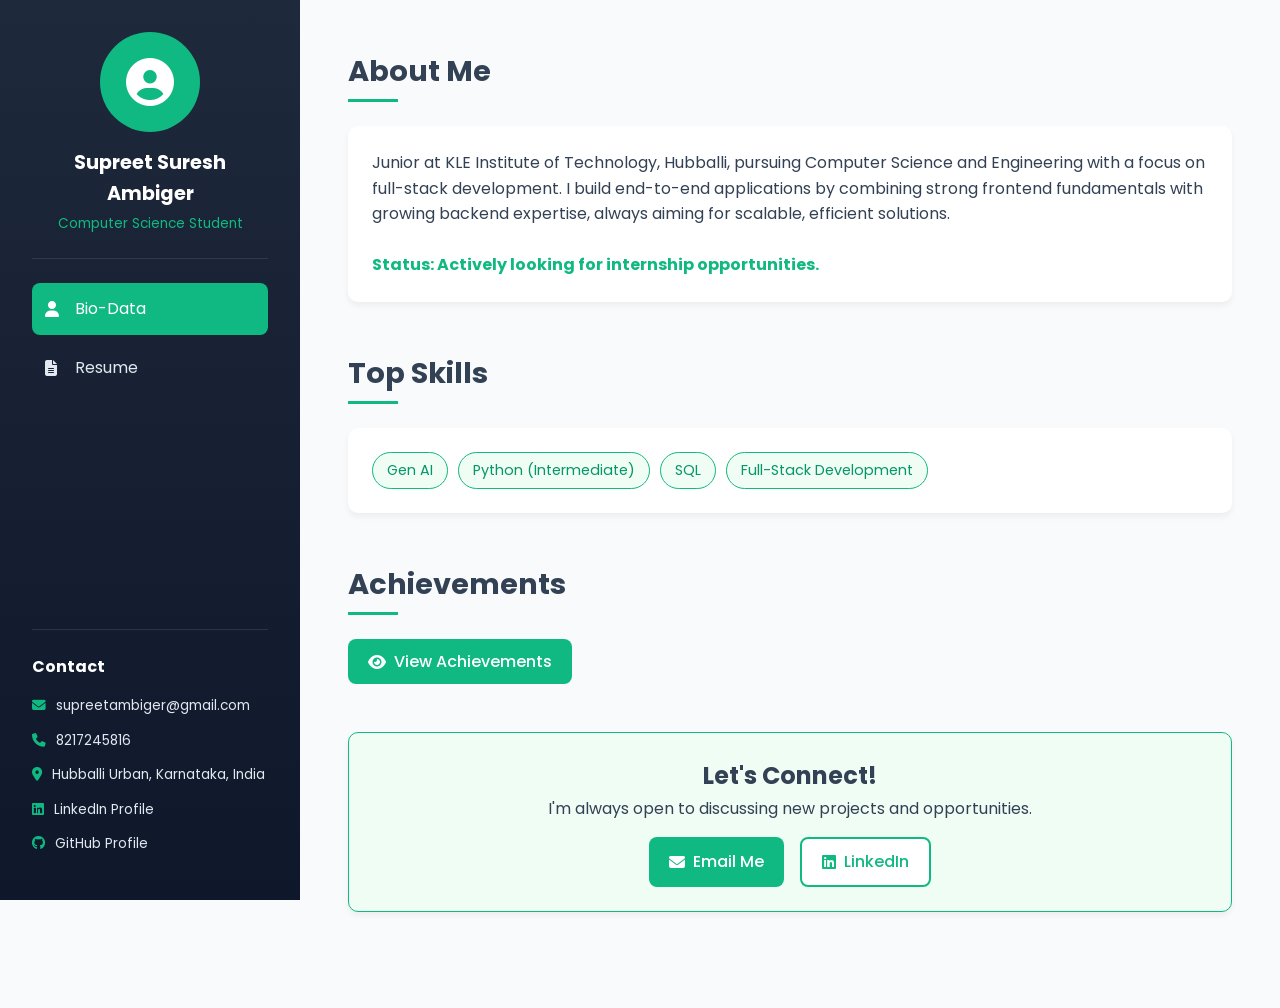
<file: final-assignment/index.html>
﻿<!DOCTYPE html>
<html lang="en">
<head>
    <meta charset="UTF-8">
    <meta name="viewport" content="width=device-width, initial-scale=1.0">
    <title>Supreet Ambiger - Bio-Data</title>
    
    <!-- Google Fonts -->
    <link href="https://fonts.googleapis.com/css2?family=Poppins:wght@300;400;500;600;700&display=swap" rel="stylesheet">
    <!-- Font Awesome (Icons) -->
    <link rel="stylesheet" href="https://cdnjs.cloudflare.com/ajax/libs/font-awesome/6.4.0/css/all.min.css">
    
    <link rel="stylesheet" href="style.css">
</head>
<body>
    <!-- Mobile Hamburger Button -->
    <button class="hamburger-menu" id="hamburgerMenu" aria-label="Toggle navigation menu">
        <span></span>
        <span></span>
        <span></span>
    </button>
    <div class="mobile-overlay" id="mobileOverlay"></div>

    <!-- Left Sidebar -->
    <aside class="sidebar" id="sidebar">
        <div class="profile-section">
            <div class="profile-pic">
                <i class="fas fa-user-circle"></i>
            </div>
            <h2 class="profile-name">Supreet Suresh Ambiger</h2>
            <p class="profile-title">Computer Science Student</p>
        </div>

        <nav class="nav-menu">
            <ul>
                <li><a href="index.html" class="active"><i class="fas fa-user"></i> Bio-Data</a></li>
                <li><a href="resume.html"><i class="fas fa-file-alt"></i> Resume</a></li>
            </ul>
        </nav>

        <div class="contact-info">
            <h3>Contact</h3>
            <div class="contact-item">
                <i class="fas fa-envelope"></i>
                <a href="mailto:supreetambiger@gmail.com">supreetambiger@gmail.com</a>
            </div>
            <div class="contact-item">
                <i class="fas fa-phone"></i>
                <a href="tel:8217245816">8217245816</a>
            </div>
            <div class="contact-item">
                <i class="fas fa-map-marker-alt"></i>
                <span>Hubballi Urban, Karnataka, India</span>
            </div>
            <div class="contact-item">
                <i class="fab fa-linkedin"></i>
                <a href="https://www.linkedin.com/in/supreet-suresh-ambiger-33158634a" target="_blank">LinkedIn Profile</a>
            </div>
            <div class="contact-item">
                <i class="fab fa-github"></i>
                <a href="https://github.com/SUPPI2006-zzz" target="_blank">GitHub Profile</a>
            </div>
        </div>
    </aside>

    <!-- Main Content -->
    <main class="main-content">
        <section class="content-section">
            <h1 class="section-title">About Me</h1>
            <div class="card">
                <p class="lead" id="summary-paragraph">
                    Junior at KLE Institute of Technology, Hubballi, pursuing Computer Science and Engineering with a focus on full-stack development. I build end-to-end applications by combining strong frontend fundamentals with growing backend expertise, always aiming for scalable, efficient solutions.
                </p>
            </div>
        </section>

        <section class="content-section">
            <h2 class="section-title">Top Skills</h2>
            <div class="card">
                <div class="skills-grid">
                    <span class="skill-tag">Gen AI</span>
                    <span class="skill-tag">Python (Intermediate)</span>
                    <span class="skill-tag">SQL</span>
                    <span class="skill-tag">Full-Stack Development</span>
                </div>
            </div>
        </section>

        <section class="content-section">
            <h2 class="section-title">Achievements</h2>
            <button id="toggle-achievements" class="btn btn-primary">
                <i class="fas fa-eye"></i> View Achievements
            </button>

            <div id="achievements-container" style="display: none; margin-top: 20px;">
                <!-- Hackathons -->
                <div class="card achievement-card">
                    <div class="achievement-header">
                        <i class="fas fa-trophy"></i>
                        <h3>Hackathons & Summits</h3>
                    </div>
                    <ul class="achievement-list">
                        <li>
                            <strong>CODE BHARAT 2025 - Certificate of Participation</strong>
                            <p>SAVISHKAR Karnataka North & IIIT Dharwad | Issued Nov 2025</p>
                        </li>
                        <li>
                            <strong>AGAMYA TECH SUMMIT 2025 - EKAIVA Hackathon</strong>
                            <p>Agamya Cyber Tech (in association with CySeck & IEEE Computer Society)</p>
                        </li>
                    </ul>
                </div>

                <!-- Certifications -->
                <div class="card achievement-card">
                    <div class="achievement-header">
                        <i class="fas fa-certificate"></i>
                        <h3>Course Certifications & Job Simulations</h3>
                    </div>
                    <ul class="achievement-list">
                        <li>
                            <strong>AI Tools & ChatGPT Workshop</strong>
                            <p>Be10x | Issued Jan 2026</p>
                        </li>
                        <li>
                            <strong>GenAI Powered Data Analytics Job Simulation</strong>
                            <p>Forage AI | Issued Dec 2025</p>
                        </li>
                        <li>
                            <strong>Deloitte Australia - Data Analytics Job Simulation</strong>
                            <p>Forage | Issued Mar 2026</p>
                        </li>
                    </ul>
                </div>
            </div>
        </section>

        <section class="content-section cta-section">
            <div class="card cta-card">
                <h2>Let's Connect!</h2>
                <p>I'm always open to discussing new projects and opportunities.</p>
                <div class="cta-buttons">
                    <a href="mailto:supreetambiger@gmail.com" class="btn btn-primary">
                        <i class="fas fa-envelope"></i> Email Me
                    </a>
                    <a href="https://www.linkedin.com/in/supreet-suresh-ambiger-33158634a" target="_blank" class="btn btn-secondary">
                        <i class="fab fa-linkedin"></i> LinkedIn
                    </a>
                </div>
            </div>
        </section>
    </main>

    <!-- jQuery -->
    <script src="https://code.jquery.com/jquery-3.6.0.min.js"></script>
    <script src="script.js"></script>
</body>
</html>
</file>
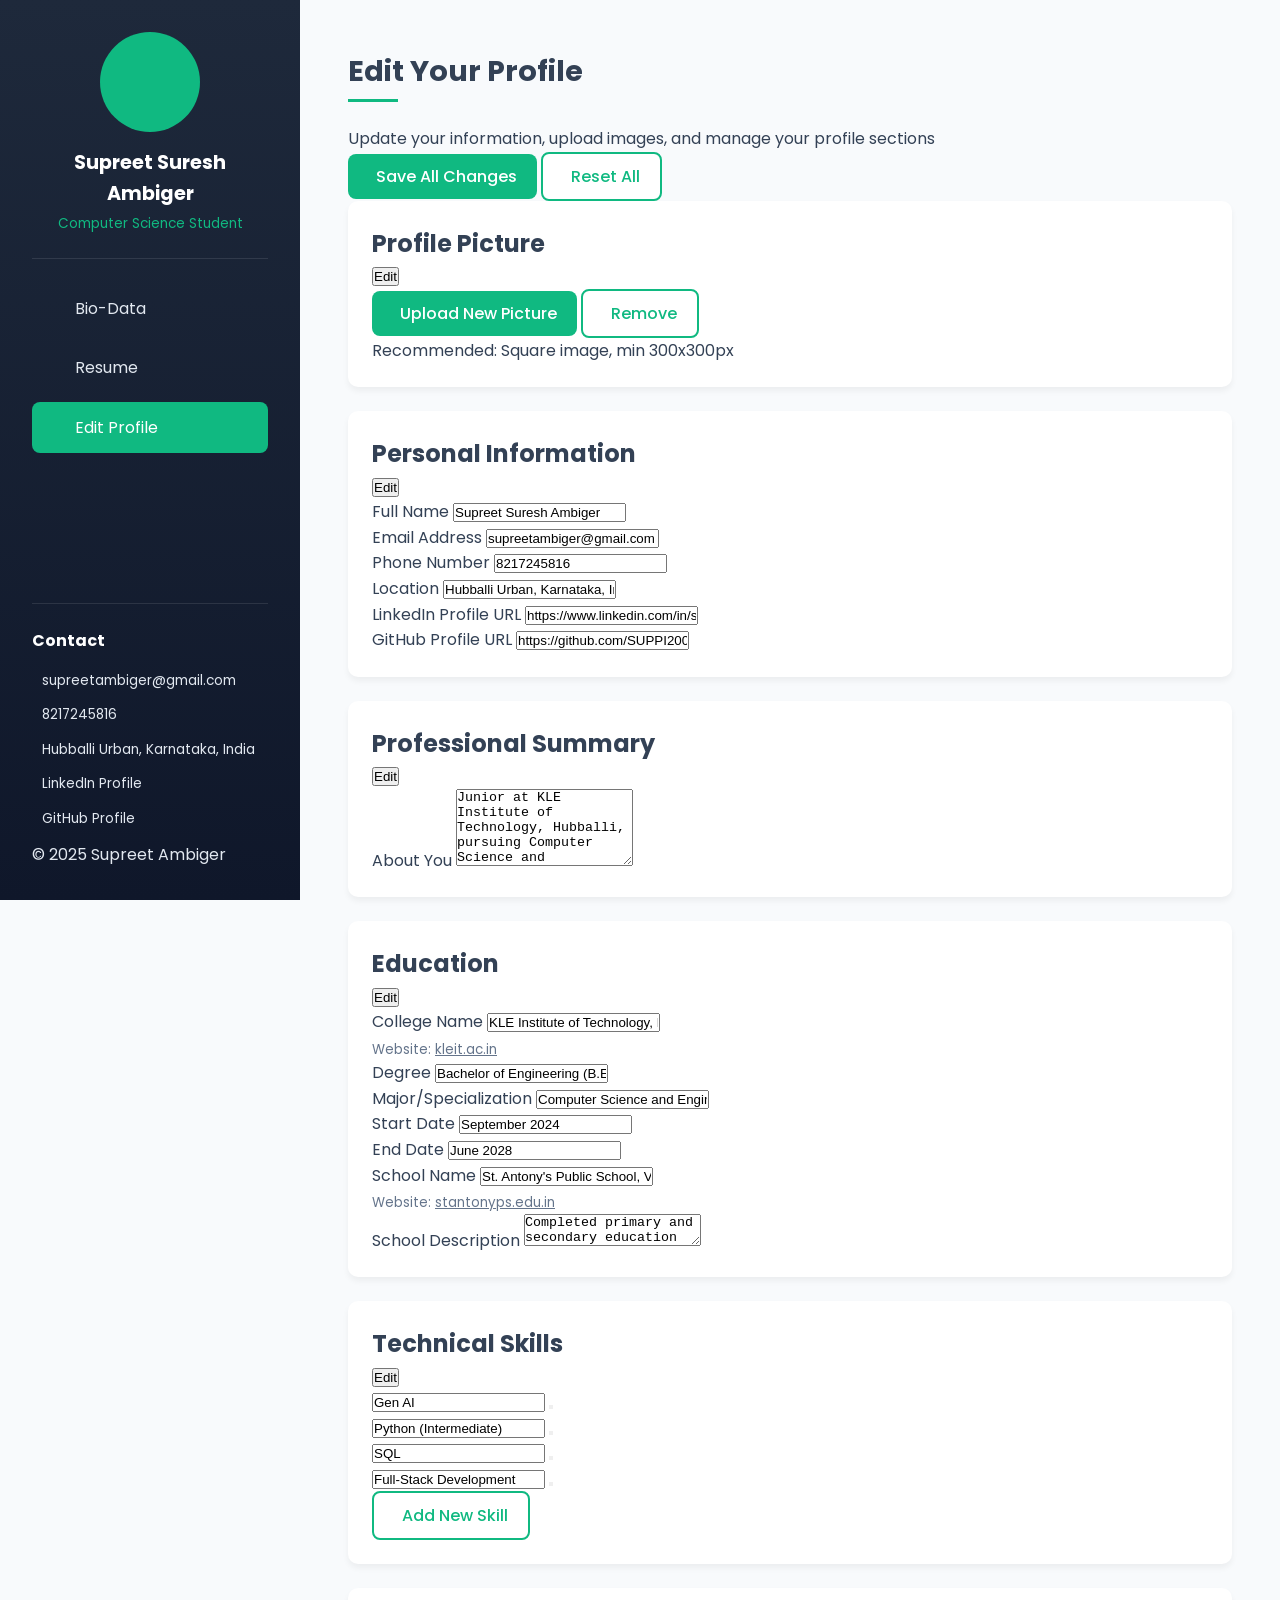
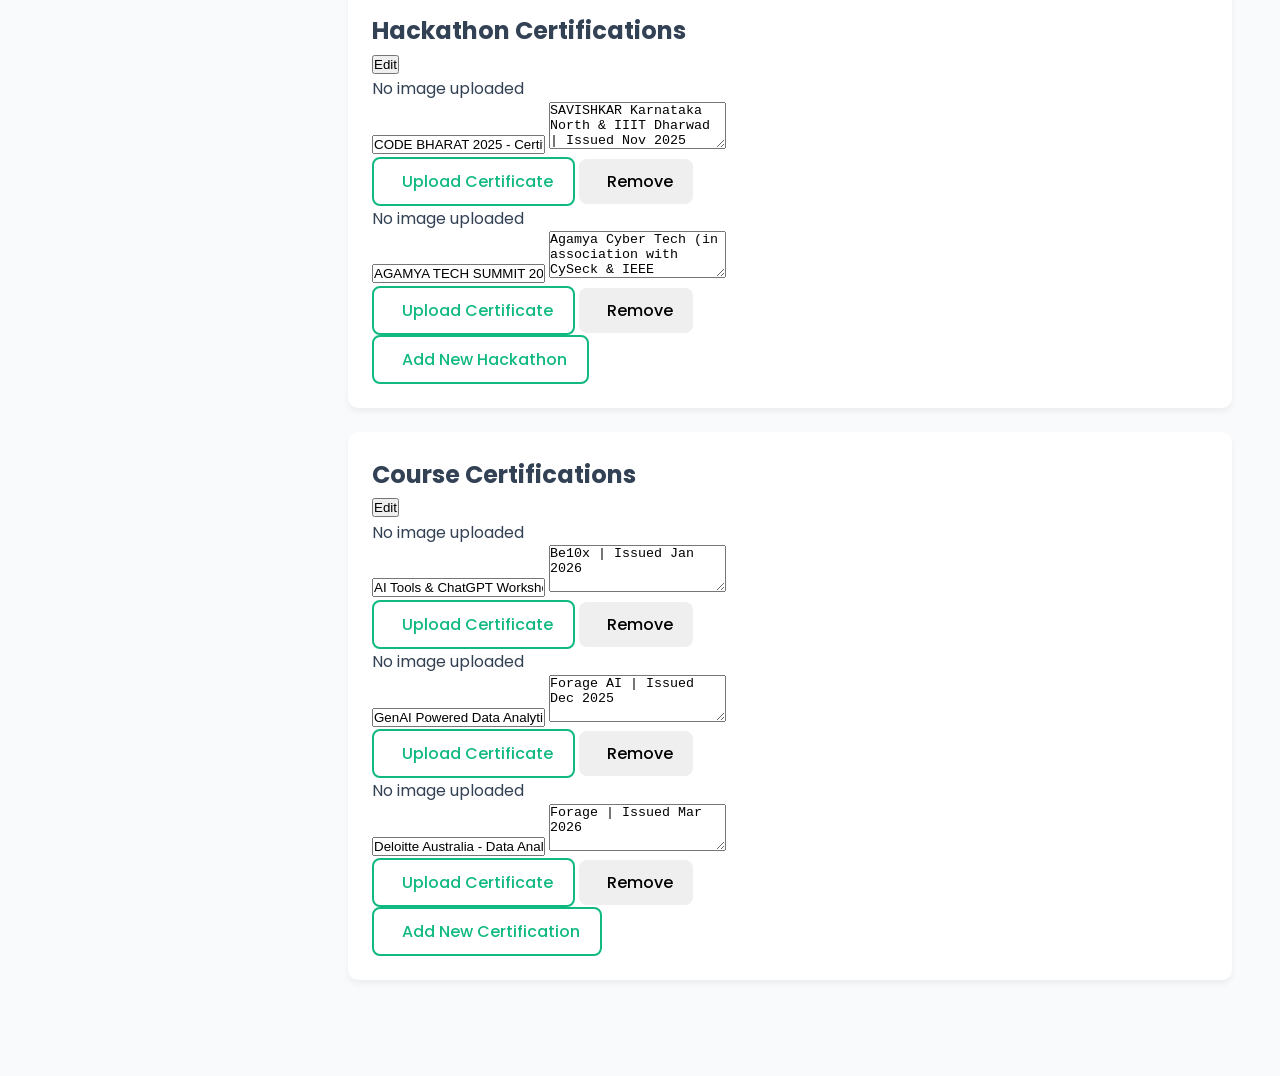
<file: final-assignment/profile.html>
﻿<!DOCTYPE html>
<html lang="en">
<head>
    <meta charset="UTF-8">
    <meta name="viewport" content="width=device-width, initial-scale=1.0">
    <title>Edit Profile - Supreet Suresh Ambiger</title>
    
    <!-- Google Fonts -->
    <link rel="preconnect" href="https://fonts.googleapis.com">
    <link rel="preconnect" href="https://fonts.gstatic.com" crossorigin>
    <link href="https://fonts.googleapis.com/css2?family=Poppins:wght@300;400;500;600;700&display=swap" rel="stylesheet">
    
    <!-- Font Awesome -->
    <!-- jQuery CDN -->
    <link rel="stylesheet" href="style.css">
    </head>
<body>
    <!-- Left Sidebar -->
    <aside class="sidebar">
        <div class="profile-section">
            <!-- Editable Profile Picture with Upload -->
            <div class="profile-pic" id="sidebar-profile-pic">
                <i class="fas fa-user-circle"></i>
            </div>
            <h2 class="profile-name" id="sidebar-name">Supreet Suresh Ambiger</h2>
            <p class="profile-title">Computer Science Student</p>
        </div>

        <!-- Navigation Menu -->
        <nav class="nav-menu">
            <ul>
                <li><a href="index.html"><i class="fas fa-user"></i> Bio-Data</a></li>
                <li><a href="resume.html"><i class="fas fa-file-alt"></i> Resume</a></li>
                <li><a href="profile.html" class="active"><i class="fas fa-edit"></i> Edit Profile</a></li>
            </ul>
        </nav>

        <!-- Contact Information (dynamic) -->
        <div class="contact-info">
            <h3>Contact</h3>
            <div class="contact-item">
                <i class="fas fa-envelope"></i>
                <a href="mailto:supreetambiger@gmail.com" id="sidebar-email">supreetambiger@gmail.com</a>
            </div>
            <div class="contact-item">
                <i class="fas fa-phone"></i>
                <a href="tel:8217245816" id="sidebar-phone">8217245816</a>
            </div>
            <div class="contact-item">
                <i class="fas fa-map-marker-alt"></i>
                <span id="sidebar-location">Hubballi Urban, Karnataka, India</span>
            </div>
            <div class="contact-item">
                <i class="fab fa-linkedin"></i>
                <a href="https://www.linkedin.com/in/supreet-suresh-ambiger-33158634a" target="_blank" id="sidebar-linkedin">LinkedIn Profile</a>
            </div>
            <div class="contact-item">
                <i class="fab fa-github"></i>
                <a href="https://github.com/SUPPI2006-zzz" target="_blank" id="sidebar-github">GitHub Profile</a>
            </div>
        </div>

        <!-- Footer -->
        <div class="sidebar-footer">
            <p>&copy; 2025 Supreet Ambiger</p>
        </div>
    </aside>

    <!-- Main Content Area -->
    <main class="main-content">
        <section class="content-section">
            <h1 class="section-title">
                <i class="fas fa-user-edit"></i> Edit Your Profile
            </h1>
            <p class="subtitle">Update your information, upload images, and manage your profile sections</p>

            <!-- Save All Button at the Top -->
            <div class="save-all-section">
                <button class="btn btn-primary btn-large" id="save-all-btn">
                    <i class="fas fa-save"></i> Save All Changes
                </button>
                <button class="btn btn-secondary btn-large" id="reset-all-btn">
                    <i class="fas fa-undo"></i> Reset All
                </button>
            </div>

            <!-- Profile Picture Upload Section -->
            <div class="card edit-section">
                <div class="section-header">
                    <h2><i class="fas fa-camera"></i> Profile Picture</h2>
                    <button class="btn-edit" onclick="toggleEdit('profile-pic-section')">
                        <i class="fas fa-edit"></i> Edit
                    </button>
                </div>
                <div class="section-content" id="profile-pic-section">
                    <div class="image-upload-area">
                        <div class="current-image" id="current-profile-pic">
                            <i class="fas fa-user-circle"></i>
                        </div>
                        <div class="upload-controls">
                            <input type="file" id="profile-pic-input" accept="image/*" style="display: none;">
                            <button class="btn btn-primary" onclick="document.getElementById('profile-pic-input').click()">
                                <i class="fas fa-upload"></i> Upload New Picture
                            </button>
                            <button class="btn btn-secondary" onclick="removeProfilePic()">
                                <i class="fas fa-trash"></i> Remove
                            </button>
                            <p class="help-text">Recommended: Square image, min 300x300px</p>
                        </div>
                    </div>
                </div>
            </div>

            <!-- Personal Information Section -->
            <div class="card edit-section">
                <div class="section-header">
                    <h2><i class="fas fa-id-card"></i> Personal Information</h2>
                    <button class="btn-edit" onclick="toggleEdit('personal-info-section')">
                        <i class="fas fa-edit"></i> Edit
                    </button>
                </div>
                <div class="section-content editable-section" id="personal-info-section">
                    <div class="form-grid">
                        <div class="form-group">
                            <label for="edit-name"><i class="fas fa-user"></i> Full Name</label>
                            <input type="text" id="edit-name" class="form-control" value="Supreet Suresh Ambiger">
                        </div>
                        <div class="form-group">
                            <label for="edit-email"><i class="fas fa-envelope"></i> Email Address</label>
                            <input type="email" id="edit-email" class="form-control" value="supreetambiger@gmail.com">
                        </div>
                        <div class="form-group">
                            <label for="edit-phone"><i class="fas fa-phone"></i> Phone Number</label>
                            <input type="tel" id="edit-phone" class="form-control" value="8217245816">
                        </div>
                        <div class="form-group">
                            <label for="edit-location"><i class="fas fa-map-marker-alt"></i> Location</label>
                            <input type="text" id="edit-location" class="form-control" value="Hubballi Urban, Karnataka, India">
                        </div>
                        <div class="form-group full-width">
                            <label for="edit-linkedin"><i class="fab fa-linkedin"></i> LinkedIn Profile URL</label>
                            <input type="url" id="edit-linkedin" class="form-control" value="https://www.linkedin.com/in/supreet-suresh-ambiger-33158634a">
                        </div>
                        <div class="form-group full-width">
                            <label for="edit-github"><i class="fab fa-github"></i> GitHub Profile URL</label>
                            <input type="url" id="edit-github" class="form-control" value="https://github.com/SUPPI2006-zzz">
                        </div>
                    </div>
                </div>
            </div>

            <!-- Professional Summary Section -->
            <div class="card edit-section">
                <div class="section-header">
                    <h2><i class="fas fa-briefcase"></i> Professional Summary</h2>
                    <button class="btn-edit" onclick="toggleEdit('summary-section')">
                        <i class="fas fa-edit"></i> Edit
                    </button>
                </div>
                <div class="section-content editable-section" id="summary-section">
                    <div class="form-group">
                        <label for="edit-summary">About You</label>
                        <textarea id="edit-summary" class="form-control" rows="5">Junior at KLE Institute of Technology, Hubballi, pursuing Computer Science and Engineering with a focus on full-stack development. I build end-to-end applications by combining strong frontend fundamentals with growing backend expertise, always aiming for scalable, efficient solutions.</textarea>
                    </div>
                </div>
            </div>

            <!-- Education Section -->
            <div class="card edit-section">
                <div class="section-header">
                    <h2><i class="fas fa-graduation-cap"></i> Education</h2>
                    <button class="btn-edit" onclick="toggleEdit('education-section')">
                        <i class="fas fa-edit"></i> Edit
                    </button>
                </div>
                <div class="section-content editable-section" id="education-section">
                    <div class="form-grid">
                        <div class="form-group full-width">
                            <label for="edit-college-name"><i class="fas fa-university"></i> College Name</label>
                            <input type="text" id="edit-college-name" class="form-control" value="KLE Institute of Technology, Hubballi"><small style="color: #64748b; display: block; margin-top: 4px;"><i class="fas fa-info-circle"></i> Website: <a href="https://kleit.ac.in/" target="_blank" style="color: var(--primary-color);">kleit.ac.in</a></small>
                        </div>
                        <div class="form-group">
                            <label for="edit-degree"><i class="fas fa-certificate"></i> Degree</label>
                            <input type="text" id="edit-degree" class="form-control" value="Bachelor of Engineering (B.E.)">
                        </div>
                        <div class="form-group">
                            <label for="edit-major"><i class="fas fa-laptop-code"></i> Major/Specialization</label>
                            <input type="text" id="edit-major" class="form-control" value="Computer Science and Engineering">
                        </div>
                        <div class="form-group">
                            <label for="edit-college-start"><i class="fas fa-calendar-alt"></i> Start Date</label>
                            <input type="text" id="edit-college-start" class="form-control" value="September 2024">
                        </div>
                        <div class="form-group">
                            <label for="edit-college-end"><i class="fas fa-calendar-check"></i> End Date</label>
                            <input type="text" id="edit-college-end" class="form-control" value="June 2028">
                        </div>
                        <div class="form-group full-width">
                            <label for="edit-school-name"><i class="fas fa-school"></i> School Name</label>
                            <input type="text" id="edit-school-name" class="form-control" value="St. Antony's Public School, Vidyanagar, Hubballi"><small style="color: #64748b; display: block; margin-top: 4px;"><i class="fas fa-info-circle"></i> Website: <a href="https://stantonyps.edu.in/" target="_blank" style="color: var(--primary-color);">stantonyps.edu.in</a></small>
                        </div>
                        <div class="form-group full-width">
                            <label for="edit-school-description"><i class="fas fa-info-circle"></i> School Description</label>
                            <textarea id="edit-school-description" class="form-control" rows="2">Completed primary and secondary education with a strong foundation in academics and extracurricular activities.</textarea>
                        </div>
                    </div>
                </div>
            </div>

            <!-- Skills Section (Editable) -->
            <div class="card edit-section">
                <div class="section-header">
                    <h2><i class="fas fa-code"></i> Technical Skills</h2>
                    <button class="btn-edit" onclick="toggleEdit('skills-section')">
                        <i class="fas fa-edit"></i> Edit
                    </button>
                </div>
                <div class="section-content editable-section" id="skills-section">
                    <div id="skills-list" class="skills-edit-list">
                        <!-- Skills will be dynamically added here -->
                        <div class="skill-item">
                            <input type="text" class="form-control skill-input" value="Gen AI">
                            <button class="btn-remove" onclick="removeSkill(this)"><i class="fas fa-times"></i></button>
                        </div>
                        <div class="skill-item">
                            <input type="text" class="form-control skill-input" value="Python (Intermediate)">
                            <button class="btn-remove" onclick="removeSkill(this)"><i class="fas fa-times"></i></button>
                        </div>
                        <div class="skill-item">
                            <input type="text" class="form-control skill-input" value="SQL">
                            <button class="btn-remove" onclick="removeSkill(this)"><i class="fas fa-times"></i></button>
                        </div>
                        <div class="skill-item">
                            <input type="text" class="form-control skill-input" value="Full-Stack Development">
                            <button class="btn-remove" onclick="removeSkill(this)"><i class="fas fa-times"></i></button>
                        </div>
                    </div>
                    <button class="btn btn-secondary btn-add" onclick="addSkill()">
                        <i class="fas fa-plus"></i> Add New Skill
                    </button>
                </div>
            </div>

            <!-- Hackathon Certifications Section -->
            <div class="card edit-section">
                <div class="section-header">
                    <h2><i class="fas fa-trophy"></i> Hackathon Certifications</h2>
                    <button class="btn-edit" onclick="toggleEdit('hackathon-section')">
                        <i class="fas fa-edit"></i> Edit
                    </button>
                </div>
                <div class="section-content editable-section" id="hackathon-section">
                    <div id="hackathon-list" class="certification-list">
                        <!-- Hackathon items will be added here -->
                        <div class="cert-edit-item">
                            <div class="cert-image-preview" data-cert-type="hackathon-0">
                                <i class="fas fa-image"></i>
                                <span>No image uploaded</span>
                            </div>
                            <div class="cert-details">
                                <input type="text" class="form-control" placeholder="Hackathon Name" value="CODE BHARAT 2025 - Certificate of Participation">
                                <textarea class="form-control" rows="3" placeholder="Description">SAVISHKAR Karnataka North & IIIT Dharwad | Issued Nov 2025

Built CurioQuest, a learning platform for Paradox Learning, during CODE BHARAT-25 at IIIT Dharwad. The project focused on creating an interactive educational website, applying web development, UI/UX design, and problem-solving skills in a competitive coding environment.</textarea>
                                <input type="file" class="cert-image-input" accept="image/*" data-target="hackathon-0" style="display: none;">
                                <div class="cert-actions">
                                    <button class="btn btn-sm btn-secondary" onclick="this.parentElement.parentElement.querySelector('.cert-image-input').click()">
                                        <i class="fas fa-upload"></i> Upload Certificate
                                    </button>
                                    <button class="btn btn-sm btn-danger" onclick="removeCertItem(this)">
                                        <i class="fas fa-trash"></i> Remove
                                    </button>
                                </div>
                            </div>
                        </div>
                        <div class="cert-edit-item">
                            <div class="cert-image-preview" data-cert-type="hackathon-1">
                                <i class="fas fa-image"></i>
                                <span>No image uploaded</span>
                            </div>
                            <div class="cert-details">
                                <input type="text" class="form-control" placeholder="Hackathon Name" value="AGAMYA TECH SUMMIT 2025 - EKAIVA Hackathon">
                                <textarea class="form-control" rows="3" placeholder="Description">Agamya Cyber Tech (in association with CySeck & IEEE Computer Society, KLE Institute of Technology)

Participated in the EKAIVA Hackathon 2025 at SDMCET, Dharwad, organized by Agamya Cyber Tech in collaboration with CySeck and IEEE Computer Society. Gained exposure to collaborative problem-solving, innovative tech solutions, and real-world hackathon experience.</textarea>
                                <input type="file" class="cert-image-input" accept="image/*" data-target="hackathon-1" style="display: none;">
                                <div class="cert-actions">
                                    <button class="btn btn-sm btn-secondary" onclick="this.parentElement.parentElement.querySelector('.cert-image-input').click()">
                                        <i class="fas fa-upload"></i> Upload Certificate
                                    </button>
                                    <button class="btn btn-sm btn-danger" onclick="removeCertItem(this)">
                                        <i class="fas fa-trash"></i> Remove
                                    </button>
                                </div>
                            </div>
                        </div>
                    </div>
                    <button class="btn btn-secondary btn-add" onclick="addHackathon()">
                        <i class="fas fa-plus"></i> Add New Hackathon
                    </button>
                </div>
            </div>

            <!-- Course Certifications Section -->
            <div class="card edit-section">
                <div class="section-header">
                    <h2><i class="fas fa-certificate"></i> Course Certifications</h2>
                    <button class="btn-edit" onclick="toggleEdit('certification-section')">
                        <i class="fas fa-edit"></i> Edit
                    </button>
                </div>
                <div class="section-content editable-section" id="certification-section">
                    <div id="certification-list" class="certification-list">
                        <!-- Certification items -->
                        <div class="cert-edit-item">
                            <div class="cert-image-preview" data-cert-type="cert-0">
                                <i class="fas fa-image"></i>
                                <span>No image uploaded</span>
                            </div>
                            <div class="cert-details">
                                <input type="text" class="form-control" placeholder="Certification Name" value="AI Tools & ChatGPT Workshop">
                                <textarea class="form-control" rows="3" placeholder="Description">Be10x | Issued Jan 2026

Completed the be10x AI Tools & ChatGPT Workshop on January 18, 2026. Learned to create presentations in under 5 minutes, analyze data in under 30 minutes, and code/debug in under 10 minutes using AI. Gained hands-on experience with Grok AI, GetMulti, Whisper Flow, Notebook LM, and Nano Banana Pro for productivity, research, and creative design applications.</textarea>
                                <input type="file" class="cert-image-input" accept="image/*" data-target="cert-0" style="display: none;">
                                <div class="cert-actions">
                                    <button class="btn btn-sm btn-secondary" onclick="this.parentElement.parentElement.querySelector('.cert-image-input').click()">
                                        <i class="fas fa-upload"></i> Upload Certificate
                                    </button>
                                    <button class="btn btn-sm btn-danger" onclick="removeCertItem(this)">
                                        <i class="fas fa-trash"></i> Remove
                                    </button>
                                </div>
                            </div>
                        </div>
                        <div class="cert-edit-item">
                            <div class="cert-image-preview" data-cert-type="cert-1">
                                <i class="fas fa-image"></i>
                                <span>No image uploaded</span>
                            </div>
                            <div class="cert-details">
                                <input type="text" class="form-control" placeholder="Certification Name" value="GenAI Powered Data Analytics Job Simulation">
                                <textarea class="form-control" rows="3" placeholder="Description">Forage AI | Issued Dec 2025

Completed Tata Group's GenAI Powered Data Analytics Job Simulation on Forage (Dec 22, 2025). Conducted exploratory data analysis to assess quality and risks, proposed a no-code predictive modeling framework for delinquency detection, and designed an AI-driven collections strategy using agentic AI, automation, and ethical guardrails. Gained practical experience in AI-powered analytics and strategy development.</textarea>
                                <input type="file" class="cert-image-input" accept="image/*" data-target="cert-1" style="display: none;">
                                <div class="cert-actions">
                                    <button class="btn btn-sm btn-secondary" onclick="this.parentElement.parentElement.querySelector('.cert-image-input').click()">
                                        <i class="fas fa-upload"></i> Upload Certificate
                                    </button>
                                    <button class="btn btn-sm btn-danger" onclick="removeCertItem(this)">
                                        <i class="fas fa-trash"></i> Remove
                                    </button>
                                </div>
                            </div>
                        </div>
                        <div class="cert-edit-item">
                            <div class="cert-image-preview" data-cert-type="cert-2">
                                <i class="fas fa-image"></i>
                                <span>No image uploaded</span>
                            </div>
                            <div class="cert-details">
                                <input type="text" class="form-control" placeholder="Certification Name" value="Deloitte Australia - Data Analytics Job Simulation">
                                <textarea class="form-control" rows="3" placeholder="Description">Forage | Issued Mar 2026

Completed Deloitte Australia's Data Analytics Job Simulation on Forage. Applied data analysis and forensic technology skills, built a Tableau dashboard, and used Excel to classify data and draw business conclusions. Gained practical experience in analytics, visualization, and decision-making aligned with Deloitte's professional standards.</textarea>
                                <input type="file" class="cert-image-input" accept="image/*" data-target="cert-2" style="display: none;">
                                <div class="cert-actions">
                                    <button class="btn btn-sm btn-secondary" onclick="this.parentElement.parentElement.querySelector('.cert-image-input').click()">
                                        <i class="fas fa-upload"></i> Upload Certificate
                                    </button>
                                    <button class="btn btn-sm btn-danger" onclick="removeCertItem(this)">
                                        <i class="fas fa-trash"></i> Remove
                                    </button>
                                </div>
                            </div>
                        </div>
                    </div>
                    <button class="btn btn-secondary btn-add" onclick="addCertification()">
                        <i class="fas fa-plus"></i> Add New Certification
                    </button>
                </div>
            </div>

            <!-- Success Message -->
            <div id="success-message" class="success-message" style="display: none;">
                <i class="fas fa-check-circle"></i> Profile updated successfully!
            </div>

        </section>
    </main>

    <!-- Custom JavaScript for Profile Editing -->
        <script src="script.js"></script>

</html>
</file>
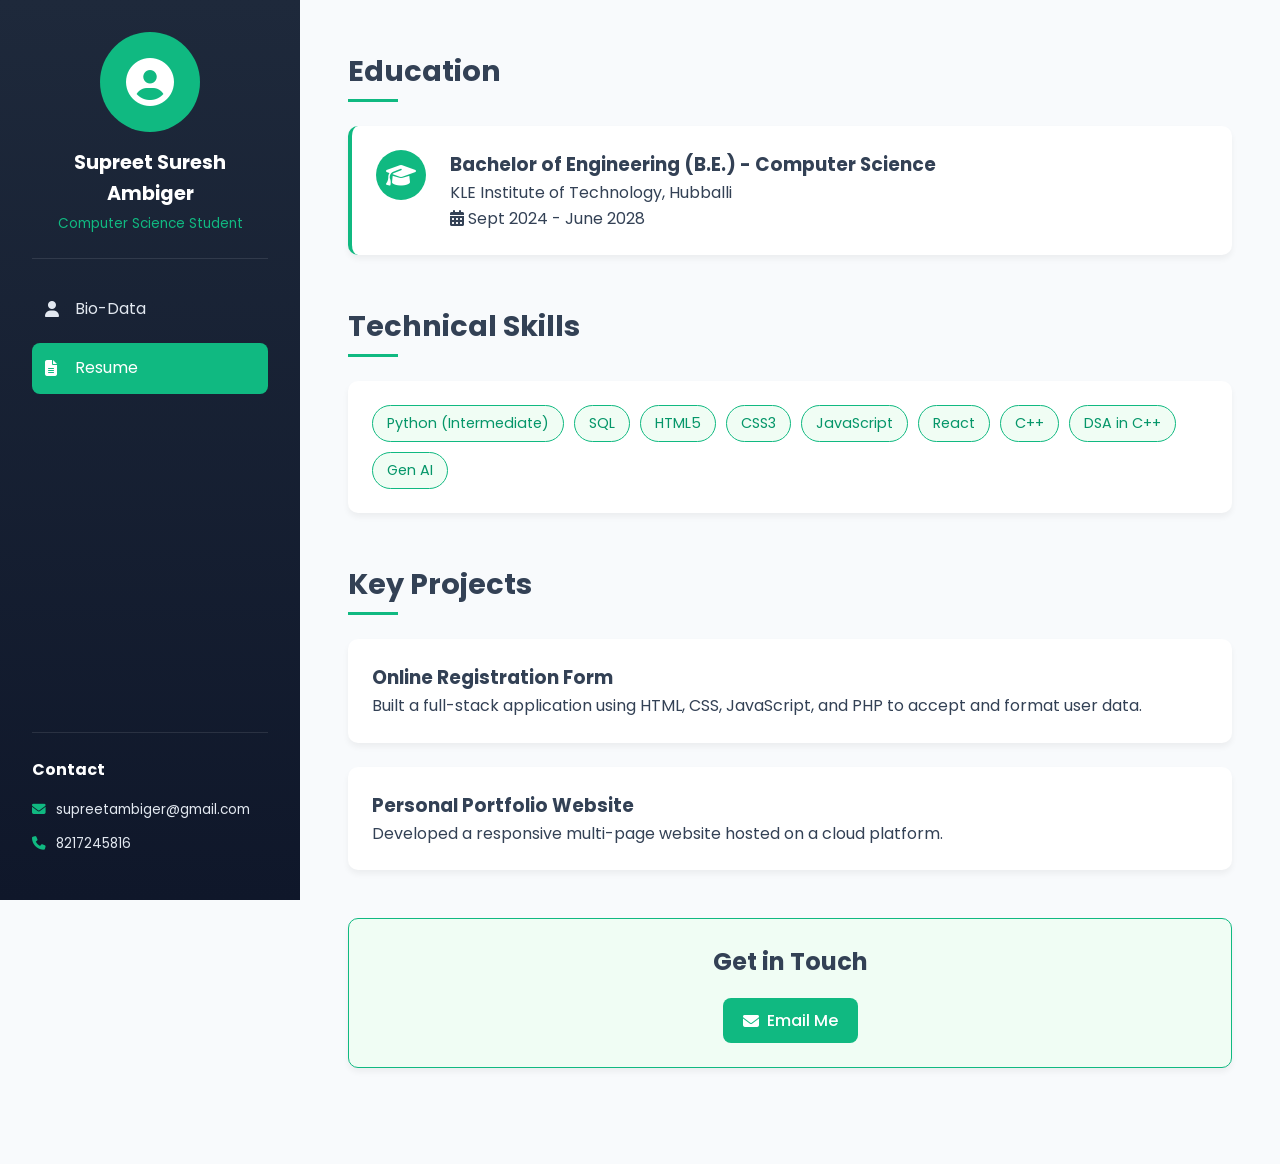
<file: final-assignment/resume.html>
﻿<!DOCTYPE html>
<html lang="en">
<head>
    <meta charset="UTF-8">
    <meta name="viewport" content="width=device-width, initial-scale=1.0">
    <title>Supreet Ambiger - Resume</title>
    
    <link href="https://fonts.googleapis.com/css2?family=Poppins:wght@300;400;500;600;700&display=swap" rel="stylesheet">
    <link rel="stylesheet" href="https://cdnjs.cloudflare.com/ajax/libs/font-awesome/6.4.0/css/all.min.css">
    
    <link rel="stylesheet" href="style.css">
</head>
<body>
    <button class="hamburger-menu" id="hamburgerMenu" aria-label="Toggle navigation menu">
        <span></span><span></span><span></span>
    </button>
    <div class="mobile-overlay" id="mobileOverlay"></div>

    <aside class="sidebar" id="sidebar">
        <div class="profile-section">
            <div class="profile-pic">
                <i class="fas fa-user-circle"></i>
            </div>
            <h2 class="profile-name">Supreet Suresh Ambiger</h2>
            <p class="profile-title">Computer Science Student</p>
        </div>

        <nav class="nav-menu">
            <ul>
                <li><a href="index.html"><i class="fas fa-user"></i> Bio-Data</a></li>
                <li><a href="resume.html" class="active"><i class="fas fa-file-alt"></i> Resume</a></li>
            </ul>
        </nav>

        <div class="contact-info">
            <h3>Contact</h3>
            <div class="contact-item">
                <i class="fas fa-envelope"></i>
                <a href="mailto:supreetambiger@gmail.com">supreetambiger@gmail.com</a>
            </div>
            <div class="contact-item">
                <i class="fas fa-phone"></i>
                <a href="tel:8217245816">8217245816</a>
            </div>
        </div>
    </aside>

    <main class="main-content">
        <section class="content-section">
            <h1 class="section-title">Education</h1>
            <div class="card timeline-card">
                <div class="timeline-icon"><i class="fas fa-graduation-cap"></i></div>
                <div class="timeline-content">
                    <h3>Bachelor of Engineering (B.E.) - Computer Science</h3>
                    <p class="institution">KLE Institute of Technology, Hubballi</p>
                    <p class="duration"><i class="fas fa-calendar-alt"></i> Sept 2024 - June 2028</p>
                </div>
            </div>
        </section>

        <section class="content-section">
            <h2 class="section-title">Technical Skills</h2>
            <div class="card">
                <div class="skills-grid">
                    <span class="skill-tag">Python (Intermediate)</span>
                    <span class="skill-tag">SQL</span>
                    <span class="skill-tag">HTML5</span>
                    <span class="skill-tag">CSS3</span>
                    <span class="skill-tag">JavaScript</span>
                    <span class="skill-tag">React</span>
                    <span class="skill-tag">C++</span>
                    <span class="skill-tag">DSA in C++</span>
                    <span class="skill-tag">Gen AI</span>
                </div>
            </div>
        </section>

        <section class="content-section">
            <h2 class="section-title">Key Projects</h2>
            <div class="card project-card">
                <h3>Online Registration Form</h3>
                <p>Built a full-stack application using HTML, CSS, JavaScript, and PHP to accept and format user data.</p>
            </div>
            <div class="card project-card">
                <h3>Personal Portfolio Website</h3>
                <p>Developed a responsive multi-page website hosted on a cloud platform.</p>
            </div>
        </section>
        
        <section class="content-section cta-section">
            <div class="card cta-card">
                <h2>Get in Touch</h2>
                <div class="cta-buttons">
                    <a href="mailto:supreetambiger@gmail.com" class="btn btn-primary"><i class="fas fa-envelope"></i> Email Me</a>
                </div>
            </div>
        </section>
    </main>

    <script src="https://code.jquery.com/jquery-3.6.0.min.js"></script>
    <script src="script.js"></script>
</body>
</html>
</file>
<file: final-assignment/style.css>
﻿/* =========================================
   GLOBAL RESET & VARIABLES
   ========================================= */
* { margin: 0; padding: 0; box-sizing: border-box; }

:root {
    --primary: #10b981;
    --primary-dark: #059669;
    --dark-bg: #1e293b;
    --darker-bg: #0f172a;
    --text-dark: #334155;
    --text-light: #e2e8f0;
    --text-muted: #64748b;
    --border: #e2e8f0;
    --bg-body: #f8fafc;
    --sidebar-width: 300px;
}

body {
    font-family: 'Poppins', sans-serif;
    background-color: var(--bg-body);
    color: var(--text-dark);
    line-height: 1.6;
}

/* =========================================
   SIDEBAR (DESKTOP)
   ========================================= */
.sidebar {
    position: fixed;
    left: 0;
    top: 0;
    width: var(--sidebar-width);
    height: 100vh;
    background: linear-gradient(180deg, var(--dark-bg) 0%, var(--darker-bg) 100%);
    color: var(--text-light);
    padding: 2rem;
    display: flex;
    flex-direction: column;
    overflow-y: auto;
    z-index: 1000;
    transition: left 0.3s ease;
}

.profile-section { text-align: center; padding-bottom: 1.5rem; border-bottom: 1px solid rgba(255,255,255,0.1); margin-bottom: 1.5rem; }
.profile-pic { width: 100px; height: 100px; margin: 0 auto 1rem; border-radius: 50%; background: var(--primary); display: flex; align-items: center; justify-content: center; font-size: 3rem; color: white; }
.profile-name { font-size: 1.2rem; color: white; margin-bottom: 0.2rem; }
.profile-title { font-size: 0.85rem; color: var(--primary); }

.nav-menu ul { list-style: none; }
.nav-menu li { margin-bottom: 0.5rem; }
.nav-menu a { display: flex; align-items: center; padding: 0.8rem; color: var(--text-light); text-decoration: none; border-radius: 8px; transition: 0.3s; }
.nav-menu a i { margin-right: 10px; width: 20px; }
.nav-menu a:hover, .nav-menu a.active { background: var(--primary); color: white; }

.contact-info { margin-top: auto; padding-top: 1.5rem; border-top: 1px solid rgba(255,255,255,0.1); }
.contact-info h3 { font-size: 1rem; margin-bottom: 1rem; color: white; }
.contact-item { display: flex; align-items: flex-start; margin-bottom: 0.8rem; font-size: 0.85rem; }
.contact-item i { color: var(--primary); margin-right: 10px; margin-top: 4px; }
.contact-item a, .contact-item span { color: var(--text-light); text-decoration: none; word-break: break-word; }

/* =========================================
   MAIN CONTENT
   ========================================= */
.main-content {
    margin-left: var(--sidebar-width);
    padding: 3rem;
    min-height: 100vh;
}

.content-section { margin-bottom: 3rem; }
.section-title { font-size: 1.8rem; margin-bottom: 1.5rem; position: relative; padding-bottom: 0.5rem; }
.section-title::after { content: ''; position: absolute; left: 0; bottom: 0; width: 50px; height: 3px; background: var(--primary); }

.card {
    background: white;
    padding: 1.5rem;
    border-radius: 10px;
    box-shadow: 0 4px 6px rgba(0,0,0,0.05);
    margin-bottom: 1.5rem;
}

/* =========================================
   SPECIFIC COMPONENTS
   ========================================= */
.skills-grid { display: flex; flex-wrap: wrap; gap: 10px; max-width: 100%; }
.skill-tag { background: #f0fdf4; color: var(--primary-dark); padding: 6px 14px; border-radius: 20px; font-size: 0.9rem; border: 1px solid var(--primary); white-space: nowrap; }

.timeline-card { display: flex; gap: 1.5rem; border-left: 4px solid var(--primary); }
.timeline-icon { width: 50px; height: 50px; background: var(--primary); border-radius: 50%; display: flex; align-items: center; justify-content: center; color: white; font-size: 1.5rem; flex-shrink: 0; }

.achievement-card { border-left: 4px solid var(--primary); }
.achievement-header { display: flex; align-items: center; gap: 10px; margin-bottom: 1rem; border-bottom: 1px solid var(--border); padding-bottom: 10px; }
.achievement-header i { color: var(--primary); font-size: 1.5rem; }
.achievement-list { list-style: none; }
.achievement-list li { margin-bottom: 1rem; padding-left: 1rem; border-left: 2px solid var(--border); }
.achievement-list strong { display: block; color: var(--text-dark); }
.achievement-list p { font-size: 0.9rem; color: var(--text-muted); }

.btn { display: inline-flex; align-items: center; gap: 8px; padding: 10px 20px; border-radius: 8px; text-decoration: none; font-weight: 500; cursor: pointer; border: none; transition: 0.3s; font-family: inherit; font-size: 1rem; }
.btn-primary { background: var(--primary); color: white; }
.btn-primary:hover { background: var(--primary-dark); transform: translateY(-2px); }
.btn-secondary { background: white; color: var(--primary); border: 2px solid var(--primary); }
.btn-secondary:hover { background: var(--primary); color: white; }

.cta-card { text-align: center; background: #f0fdf4; border: 1px solid var(--primary); }
.cta-buttons { display: flex; justify-content: center; gap: 1rem; margin-top: 1rem; flex-wrap: wrap; }

/* =========================================
   MOBILE MENU & RESPONSIVENESS
   ========================================= */
.hamburger-menu {
    display: none;
    position: fixed;
    top: 15px; left: 15px;
    width: 45px; height: 45px;
    background: var(--primary);
    border: none; border-radius: 8px;
    z-index: 1002;
    flex-direction: column;
    align-items: center; justify-content: center; gap: 5px;
    cursor: pointer;
}
.hamburger-menu span { width: 25px; height: 3px; background: white; border-radius: 3px; transition: 0.3s; }
.hamburger-menu.active span:nth-child(1) { transform: translateY(8px) rotate(45deg); }
.hamburger-menu.active span:nth-child(2) { opacity: 0; }
.hamburger-menu.active span:nth-child(3) { transform: translateY(-8px) rotate(-45deg); }

.mobile-overlay {
    display: none; position: fixed; top: 0; left: 0; width: 100%; height: 100%;
    background: rgba(0,0,0,0.5); z-index: 999; opacity: 0; transition: 0.3s;
}
.mobile-overlay.active { display: block; opacity: 1; }

@media (max-width: 768px) {
    .hamburger-menu { display: flex; }
    .sidebar { left: -100%; width: 280px; }
    .sidebar.mobile-open { left: 0; }
    .main-content { margin-left: 0; padding: 4rem 1rem 2rem 1rem; }
    .card { padding: 1rem; }
    .timeline-card { flex-direction: column; gap: 1rem; }
}
</file>
